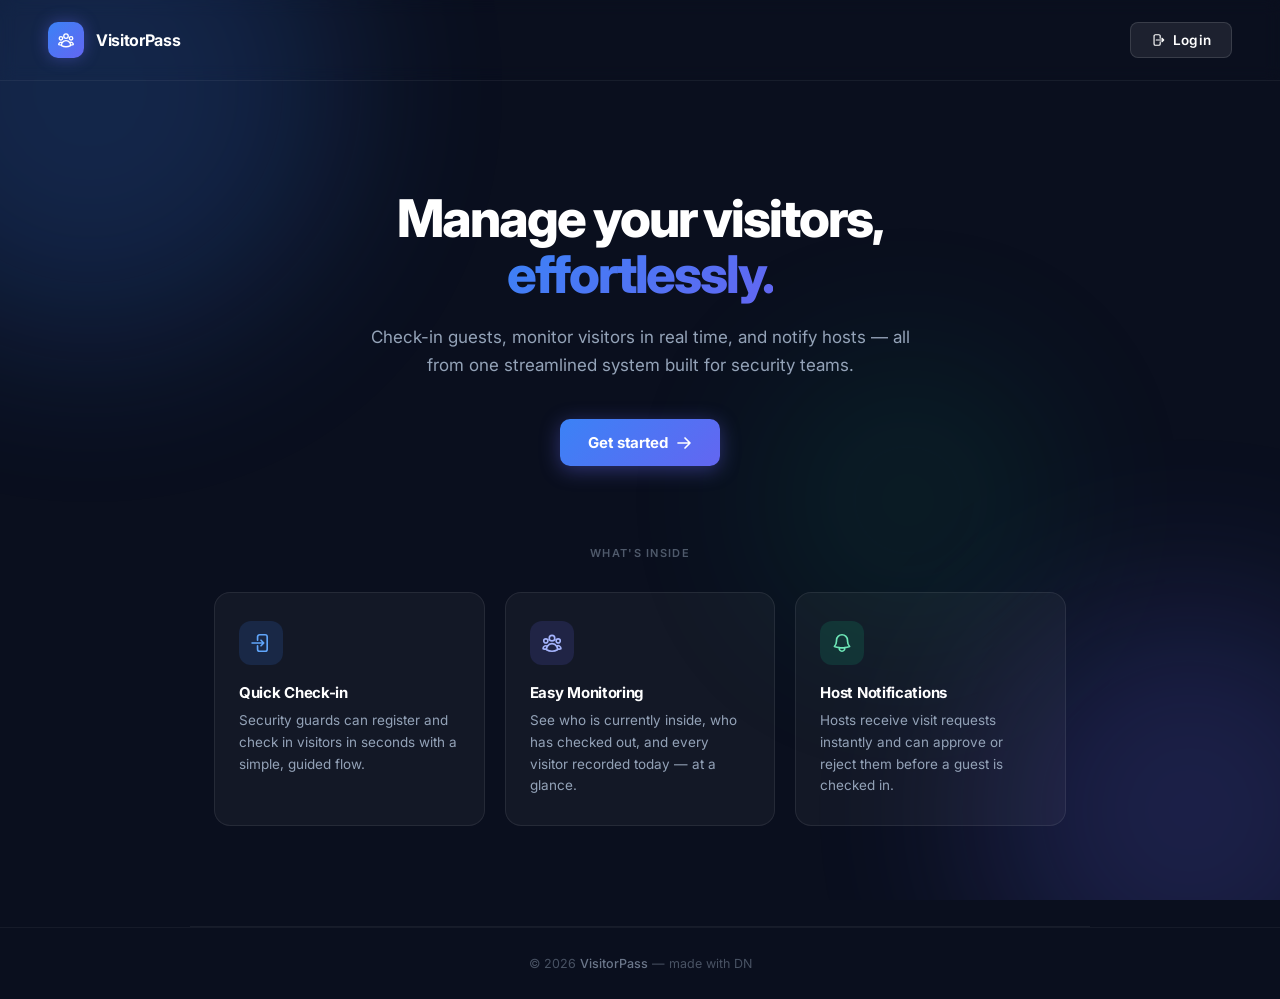
<file: src/main/resources/static/index.html>
<!DOCTYPE html>
<html lang="en">
<head>
  <meta charset="UTF-8">
  <meta name="viewport" content="width=device-width, initial-scale=1.0">
  <title>VisitorPass — Visitor Management System</title>
  <meta name="description" content="VisitorPass — Check-in guests, monitor visitors, and notify hosts from one simple system.">
  <link rel="preconnect" href="https://fonts.googleapis.com">
  <link href="https://fonts.googleapis.com/css2?family=Inter:wght@300;400;500;600;700;800&display=swap" rel="stylesheet">
  <style>
    *, *::before, *::after { box-sizing: border-box; margin: 0; padding: 0; }

    :root {
      --navy:      #0a0f1e;
      --navy-mid:  #111827;
      --navy-soft: #1f2937;
      --blue:      #3b82f6;
      --blue-dark: #1d4ed8;
      --blue-glow: rgba(59,130,246,0.15);
      --indigo:    #6366f1;
      --emerald:   #10b981;
      --amber:     #f59e0b;
      --slate-200: #e2e8f0;
      --slate-400: #94a3b8;
      --slate-500: #64748b;
      --white:     #ffffff;
      --transition: 0.18s ease;
    }

    html { font-size: 16px; }

    body {
      font-family: 'Inter', system-ui, sans-serif;
      background: var(--navy);
      color: var(--white);
      -webkit-font-smoothing: antialiased;
      min-height: 100vh;
      overflow-x: hidden;
    }

    /* ── Glow blobs (same as login page) ── */
    .bg-blobs {
      position: fixed;
      inset: 0;
      pointer-events: none;
      z-index: 0;
      overflow: hidden;
    }
    .blob {
      position: absolute;
      border-radius: 50%;
      filter: blur(90px);
      opacity: 0.2;
    }
    .blob-1 { width: 500px; height: 500px; background: var(--blue);   top: -160px; left: -160px; }
    .blob-2 { width: 420px; height: 420px; background: var(--indigo); bottom: -120px; right: -120px; }
    .blob-3 { width: 280px; height: 280px; background: var(--emerald); top: 40%; left: 60%; opacity: 0.1; }

    /* ── Nav ── */
    nav {
      position: relative;
      z-index: 10;
      display: flex;
      align-items: center;
      justify-content: space-between;
      padding: 22px 48px;
      border-bottom: 1px solid rgba(255,255,255,0.06);
      backdrop-filter: blur(8px);
    }

    .nav-brand {
      display: flex;
      align-items: center;
      gap: 12px;
    }

    .nav-brand-icon {
      width: 36px; height: 36px;
      background: linear-gradient(135deg, var(--blue), var(--indigo));
      border-radius: 10px;
      display: flex; align-items: center; justify-content: center;
      box-shadow: 0 0 16px rgba(99,102,241,0.4);
    }

    .nav-brand-icon svg { width: 18px; height: 18px; color: #fff; }

    .nav-brand-name {
      font-size: 16px;
      font-weight: 700;
      color: var(--white);
      letter-spacing: -0.02em;
    }

    .nav-login-btn {
      display: inline-flex;
      align-items: center;
      gap: 8px;
      background: rgba(255,255,255,0.08);
      color: var(--white);
      border: 1px solid rgba(255,255,255,0.12);
      padding: 9px 20px;
      border-radius: 8px;
      font-size: 13.5px;
      font-weight: 600;
      font-family: inherit;
      cursor: pointer;
      transition: background var(--transition), border-color var(--transition), box-shadow var(--transition);
      letter-spacing: -0.01em;
      text-decoration: none;
    }

    .nav-login-btn:hover {
      background: rgba(255,255,255,0.14);
      border-color: rgba(255,255,255,0.22);
      box-shadow: 0 4px 14px rgba(0,0,0,0.25);
    }

    /* ── Hero ── */
    .hero {
      position: relative;
      z-index: 1;
      max-width: 760px;
      margin: 0 auto;
      text-align: center;
      padding: 110px 24px 80px;
    }

    .hero-eyebrow {
      display: inline-flex;
      align-items: center;
      gap: 7px;
      background: var(--blue-glow);
      border: 1px solid rgba(59,130,246,0.25);
      color: #60a5fa;
      font-size: 11.5px;
      font-weight: 600;
      letter-spacing: 0.08em;
      text-transform: uppercase;
      padding: 5px 14px;
      border-radius: 99px;
      margin-bottom: 28px;
    }

    .hero-eyebrow-dot {
      width: 6px; height: 6px;
      border-radius: 50%;
      background: var(--blue);
      animation: pulse 2s infinite;
    }

    @keyframes pulse {
      0%, 100% { opacity: 1; transform: scale(1); }
      50%       { opacity: 0.6; transform: scale(0.85); }
    }

    .hero h1 {
      font-size: 52px;
      font-weight: 800;
      line-height: 1.08;
      letter-spacing: -0.04em;
      color: var(--white);
      margin-bottom: 20px;
    }

    .hero h1 span {
      background: linear-gradient(135deg, var(--blue) 0%, var(--indigo) 100%);
      -webkit-background-clip: text;
      -webkit-text-fill-color: transparent;
      background-clip: text;
    }

    .hero p {
      font-size: 17px;
      line-height: 1.65;
      color: var(--slate-400);
      margin-bottom: 40px;
      max-width: 540px;
      margin-left: auto;
      margin-right: auto;
    }

    .hero-actions {
      display: flex;
      align-items: center;
      justify-content: center;
      gap: 14px;
    }

    .btn-cta {
      display: inline-flex;
      align-items: center;
      gap: 8px;
      background: linear-gradient(135deg, var(--blue), var(--indigo));
      color: var(--white);
      border: none;
      padding: 14px 28px;
      border-radius: 10px;
      font-size: 15px;
      font-weight: 700;
      font-family: inherit;
      cursor: pointer;
      transition: box-shadow var(--transition), transform var(--transition);
      letter-spacing: -0.02em;
      box-shadow: 0 4px 20px rgba(99,102,241,0.4);
      text-decoration: none;
    }

    .btn-cta:hover {
      box-shadow: 0 8px 28px rgba(99,102,241,0.55);
      transform: translateY(-1px);
    }

    .btn-cta:active { transform: scale(0.98); }

    .btn-cta svg { width: 16px; height: 16px; }

    /* ── Features grid ── */
    .features-section {
      position: relative;
      z-index: 1;
      max-width: 900px;
      margin: 0 auto;
      padding: 0 24px 100px;
    }

    .features-label {
      text-align: center;
      font-size: 11px;
      font-weight: 600;
      letter-spacing: 0.12em;
      text-transform: uppercase;
      color: rgba(148,163,184,0.5);
      margin-bottom: 32px;
    }

    .features-grid {
      display: grid;
      grid-template-columns: repeat(3, 1fr);
      gap: 20px;
    }

    .feature-card {
      background: rgba(255,255,255,0.04);
      border: 1px solid rgba(255,255,255,0.08);
      border-radius: 16px;
      padding: 28px 24px;
      transition: background var(--transition), border-color var(--transition), transform var(--transition), box-shadow var(--transition);
    }

    .feature-card:hover {
      background: rgba(255,255,255,0.07);
      border-color: rgba(255,255,255,0.14);
      transform: translateY(-3px);
      box-shadow: 0 12px 32px rgba(0,0,0,0.25);
    }

    .feature-icon {
      width: 44px; height: 44px;
      border-radius: 12px;
      display: flex; align-items: center; justify-content: center;
      margin-bottom: 18px;
    }

    .feature-icon svg { width: 22px; height: 22px; }

    .feature-icon.blue   { background: rgba(59,130,246,0.15);  color: #60a5fa; }
    .feature-icon.indigo { background: rgba(99,102,241,0.15);  color: #a5b4fc; }
    .feature-icon.green  { background: rgba(16,185,129,0.15);  color: #6ee7b7; }

    .feature-card h3 {
      font-size: 15px;
      font-weight: 700;
      color: var(--white);
      letter-spacing: -0.02em;
      margin-bottom: 8px;
    }

    .feature-card p {
      font-size: 13.5px;
      line-height: 1.6;
      color: var(--slate-400);
    }

    /* ── Divider line ── */
    .divider {
      position: relative;
      z-index: 1;
      height: 1px;
      background: rgba(255,255,255,0.06);
      max-width: 900px;
      margin: 0 auto 0;
    }

    /* ── Footer ── */
    footer {
      position: relative;
      z-index: 1;
      text-align: center;
      padding: 28px 24px;
      font-size: 12.5px;
      color: rgba(148,163,184,0.45);
      border-top: 1px solid rgba(255,255,255,0.05);
    }

    footer span {
      color: rgba(148,163,184,0.7);
      font-weight: 500;
    }

    /* ── Responsive ── */
    @media (max-width: 720px) {
      nav { padding: 18px 24px; }
      .hero { padding: 80px 20px 60px; }
      .hero h1 { font-size: 36px; }
      .hero p { font-size: 15px; }
      .features-grid { grid-template-columns: 1fr; }
      .features-section { padding: 0 20px 72px; }
    }

    @media (max-width: 480px) {
      .hero h1 { font-size: 30px; }
      .hero-actions { flex-direction: column; }
      .btn-cta { width: 100%; justify-content: center; }
    }
  </style>
</head>
<body>

  <!-- Background glow blobs -->
  <div class="bg-blobs">
    <div class="blob blob-1"></div>
    <div class="blob blob-2"></div>
    <div class="blob blob-3"></div>
  </div>

  <!-- Navbar -->
  <nav>
    <div class="nav-brand">
      <div class="nav-brand-icon">
        <svg xmlns="http://www.w3.org/2000/svg" fill="none" viewBox="0 0 24 24" stroke-width="1.8" stroke="currentColor">
          <path stroke-linecap="round" stroke-linejoin="round" d="M18 18.72a9.094 9.094 0 003.741-.479 3 3 0 00-4.682-2.72m.94 3.198.001.031c0 .225-.012.447-.037.666A11.944 11.944 0 0112 21c-2.17 0-4.207-.576-5.963-1.584A6.062 6.062 0 016 18.719m12 0a5.971 5.971 0 00-.941-3.197m0 0A5.995 5.995 0 0012 12.75a5.995 5.995 0 00-5.058 2.772m0 0a3 3 0 00-4.681 2.72 8.986 8.986 0 003.74.477m.94-3.197a5.971 5.971 0 00-.94 3.197M15 6.75a3 3 0 11-6 0 3 3 0 016 0zm6 3a2.25 2.25 0 11-4.5 0 2.25 2.25 0 014.5 0zm-13.5 0a2.25 2.25 0 11-4.5 0 2.25 2.25 0 014.5 0z"/>
        </svg>
      </div>
      <span class="nav-brand-name">VisitorPass</span>
    </div>

    <a class="nav-login-btn" href="login.html">
      <svg xmlns="http://www.w3.org/2000/svg" fill="none" viewBox="0 0 24 24" stroke-width="2" stroke="currentColor" style="width:14px;height:14px;">
        <path stroke-linecap="round" stroke-linejoin="round" d="M15.75 9V5.25A2.25 2.25 0 0013.5 3h-6a2.25 2.25 0 00-2.25 2.25v13.5A2.25 2.25 0 007.5 21h6a2.25 2.25 0 002.25-2.25V15m3 0l3-3m0 0l-3-3m3 3H9"/>
      </svg>
      Log in
    </a>
  </nav>

  <!-- Hero -->
  <div class="hero">
    

    <h1>Manage your visitors,<br><span>effortlessly.</span></h1>

    <p>Check-in guests, monitor visitors in real time, and notify hosts — all from one streamlined system built for security teams.</p>

    <div class="hero-actions">
      <a class="btn-cta" href="login.html">
        Get started
        <svg xmlns="http://www.w3.org/2000/svg" fill="none" viewBox="0 0 24 24" stroke-width="2.5" stroke="currentColor">
          <path stroke-linecap="round" stroke-linejoin="round" d="M13.5 4.5L21 12m0 0l-7.5 7.5M21 12H3"/>
        </svg>
      </a>
    </div>
  </div>

  <!-- Features -->
  <div class="features-section">
    <p class="features-label">What's inside</p>
    <div class="features-grid">

      <div class="feature-card">
        <div class="feature-icon blue">
          <svg xmlns="http://www.w3.org/2000/svg" fill="none" viewBox="0 0 24 24" stroke-width="1.8" stroke="currentColor">
            <path stroke-linecap="round" stroke-linejoin="round" d="M8.25 9V5.25A2.25 2.25 0 0110.5 3h6a2.25 2.25 0 012.25 2.25v13.5A2.25 2.25 0 0116.5 21h-6a2.25 2.25 0 01-2.25-2.25V15M12 9l3 3m0 0l-3 3m3-3H2.25"/>
          </svg>
        </div>
        <h3>Quick Check-in</h3>
        <p>Security guards can register and check in visitors in seconds with a simple, guided flow.</p>
      </div>

      <div class="feature-card">
        <div class="feature-icon indigo">
          <svg xmlns="http://www.w3.org/2000/svg" fill="none" viewBox="0 0 24 24" stroke-width="1.8" stroke="currentColor">
            <path stroke-linecap="round" stroke-linejoin="round" d="M18 18.72a9.094 9.094 0 003.741-.479 3 3 0 00-4.682-2.72m.94 3.198.001.031c0 .225-.012.447-.037.666A11.944 11.944 0 0112 21c-2.17 0-4.207-.576-5.963-1.584A6.062 6.062 0 016 18.719m12 0a5.971 5.971 0 00-.941-3.197m0 0A5.995 5.995 0 0012 12.75a5.995 5.995 0 00-5.058 2.772m0 0a3 3 0 00-4.681 2.72 8.986 8.986 0 003.74.477m.94-3.197a5.971 5.971 0 00-.94 3.197M15 6.75a3 3 0 11-6 0 3 3 0 016 0zm6 3a2.25 2.25 0 11-4.5 0 2.25 2.25 0 014.5 0zm-13.5 0a2.25 2.25 0 11-4.5 0 2.25 2.25 0 014.5 0z"/>
          </svg>
        </div>
        <h3>Easy Monitoring</h3>
        <p>See who is currently inside, who has checked out, and every visitor recorded today — at a glance.</p>
      </div>

      <div class="feature-card">
        <div class="feature-icon green">
          <svg xmlns="http://www.w3.org/2000/svg" fill="none" viewBox="0 0 24 24" stroke-width="1.8" stroke="currentColor">
            <path stroke-linecap="round" stroke-linejoin="round" d="M14.857 17.082a23.848 23.848 0 005.454-1.31A8.967 8.967 0 0118 9.75v-.7V9A6 6 0 006 9v.75a8.967 8.967 0 01-2.312 6.022c1.733.64 3.56 1.085 5.455 1.31m5.714 0a24.255 24.255 0 01-5.714 0m5.714 0a3 3 0 11-5.714 0"/>
          </svg>
        </div>
        <h3>Host Notifications</h3>
        <p>Hosts receive visit requests instantly and can approve or reject them before a guest is checked in.</p>
      </div>

    </div>
  </div>

  <div class="divider"></div>

  <footer>
    &copy; 2026 <span>VisitorPass</span> &mdash; made with DN
  </footer>

</body>
</html>
</file>
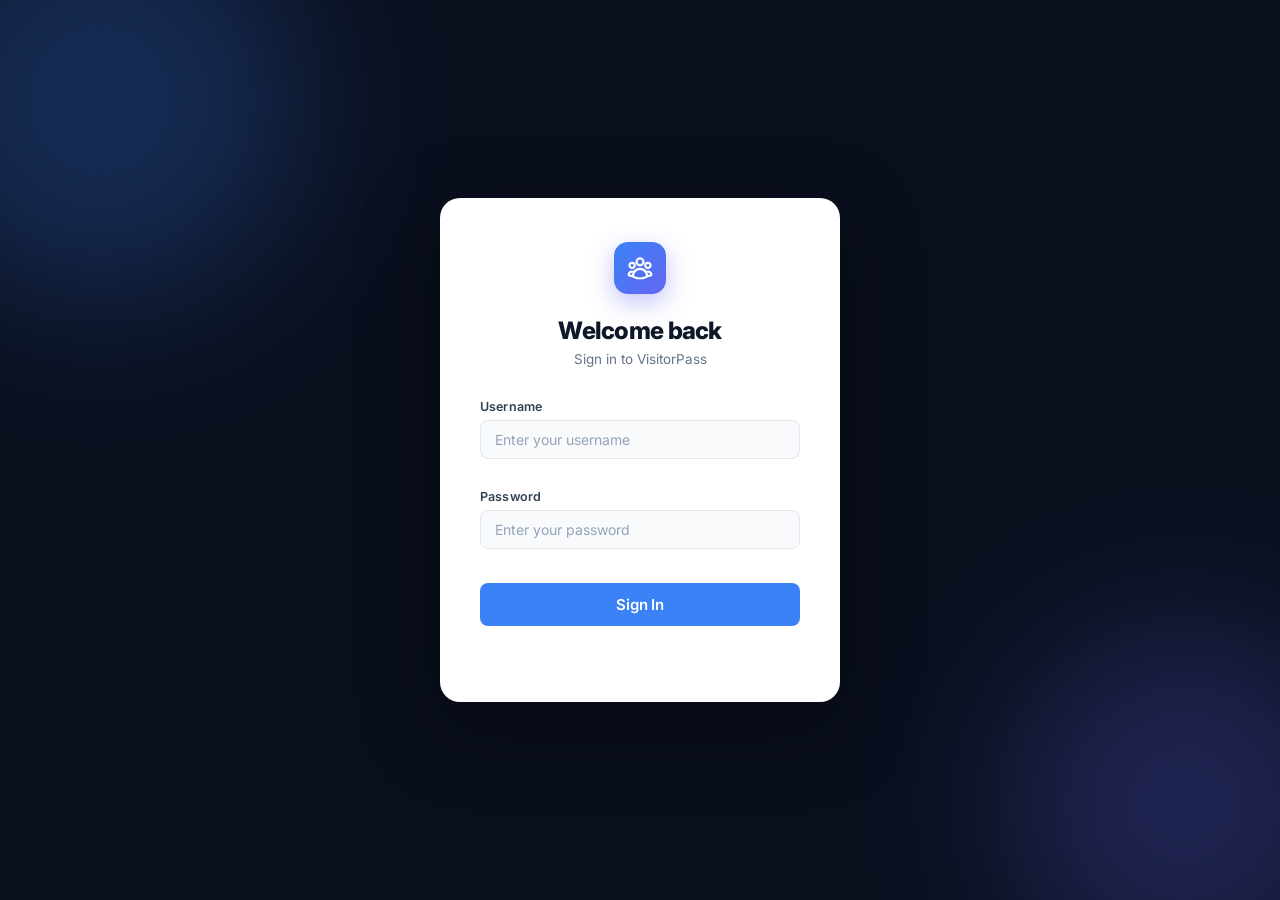
<file: src/main/resources/static/login.html>
<!DOCTYPE html>
<html lang="en">
<head>
  <meta charset="UTF-8">
  <meta name="viewport" content="width=device-width, initial-scale=1.0">
  <title>VisitorPass — Sign In</title>
  <link rel="preconnect" href="https://fonts.googleapis.com">
  <link href="https://fonts.googleapis.com/css2?family=Inter:wght@300;400;500;600;700;800&display=swap" rel="stylesheet">
  <link rel="stylesheet" href="assets/css/style.css">
</head>
<body>
  <div class="login-page">
    <div class="login-card">
      <div class="login-logo">
        <svg xmlns="http://www.w3.org/2000/svg" fill="none" viewBox="0 0 24 24" stroke-width="1.8" stroke="currentColor">
          <path stroke-linecap="round" stroke-linejoin="round" d="M18 18.72a9.094 9.094 0 003.741-.479 3 3 0 00-4.682-2.72m.94 3.198.001.031c0 .225-.012.447-.037.666A11.944 11.944 0 0112 21c-2.17 0-4.207-.576-5.963-1.584A6.062 6.062 0 016 18.719m12 0a5.971 5.971 0 00-.941-3.197m0 0A5.995 5.995 0 0012 12.75a5.995 5.995 0 00-5.058 2.772m0 0a3 3 0 00-4.681 2.72 8.986 8.986 0 003.74.477m.94-3.197a5.971 5.971 0 00-.94 3.197M15 6.75a3 3 0 11-6 0 3 3 0 016 0zm6 3a2.25 2.25 0 11-4.5 0 2.25 2.25 0 014.5 0zm-13.5 0a2.25 2.25 0 11-4.5 0 2.25 2.25 0 014.5 0z"/>
        </svg>
      </div>
      <h1 class="login-title">Welcome back</h1>
      <p class="login-sub">Sign in to VisitorPass</p>

      <div class="login-fields">
        <div class="form-group">
          <label class="form-label">Username</label>
          <input type="text" id="name" class="input" placeholder="Enter your username">
        </div>
        <div class="form-group">
          <label class="form-label">Password</label>
          <input type="password" id="password" class="input" placeholder="Enter your password">
        </div>
        <button onclick="login()" class="btn btn-primary" style="width:100%;padding:12px;font-size:15px;margin-top:4px;">
          Sign In
        </button>
        <p id="error" class="login-error"></p>
      </div>
    </div>
  </div>

  <script src="assets/js/api.js"></script>
  <script src="assets/js/auth.js"></script>
</body>
</html>
</file>
<file: src/main/resources/static/assets/css/style.css>
/* ── Reset & Base ───────────────────────────────────────────── */
*, *::before, *::after { box-sizing: border-box; margin: 0; padding: 0; }

@import url('https://fonts.googleapis.com/css2?family=Inter:wght@300;400;500;600;700;800&display=swap');

:root {
  --sidebar-w: 260px;
  --navy:      #0a0f1e;
  --navy-mid:  #111827;
  --navy-soft: #1f2937;
  --blue:      #3b82f6;
  --blue-dark: #1d4ed8;
  --blue-glow: rgba(59,130,246,0.15);
  --indigo:    #6366f1;
  --emerald:   #10b981;
  --amber:     #f59e0b;
  --rose:      #f43f5e;
  --slate-50:  #f8fafc;
  --slate-100: #f1f5f9;
  --slate-200: #e2e8f0;
  --slate-400: #94a3b8;
  --slate-500: #64748b;
  --slate-700: #334155;
  --slate-800: #1e293b;
  --slate-900: #0f172a;
  --text-main: #0f172a;
  --text-soft: #64748b;
  --white:     #ffffff;
  --radius-sm: 8px;
  --radius-md: 12px;
  --radius-lg: 16px;
  --shadow-sm: 0 1px 3px rgba(0,0,0,0.06), 0 1px 2px rgba(0,0,0,0.04);
  --shadow-md: 0 4px 16px rgba(0,0,0,0.08), 0 1px 4px rgba(0,0,0,0.04);
  --shadow-lg: 0 10px 40px rgba(0,0,0,0.12), 0 4px 12px rgba(0,0,0,0.06);
  --transition: 0.18s ease;
}

html { font-size: 16px; }

body {
  font-family: 'Inter', system-ui, sans-serif;
  background: var(--slate-100);
  color: var(--text-main);
  -webkit-font-smoothing: antialiased;
  min-height: 100vh;
}

/* ── Sidebar ─────────────────────────────────────────────────── */
.sidebar {
  position: fixed;
  left: 0; top: 0;
  width: var(--sidebar-w);
  height: 100vh;
  background: var(--navy);
  display: flex;
  flex-direction: column;
  z-index: 100;
  overflow: hidden;
}

/* Subtle vertical stripe accent — the signature element */
.sidebar::before {
  content: '';
  position: absolute;
  left: 0; top: 0;
  width: 3px; height: 100%;
  background: linear-gradient(180deg, var(--blue) 0%, var(--indigo) 60%, transparent 100%);
}

.sidebar-brand {
  display: flex;
  align-items: center;
  gap: 12px;
  padding: 28px 20px 22px 24px;
  border-bottom: 1px solid rgba(255,255,255,0.06);
}

.sidebar-brand-icon {
  width: 38px; height: 38px;
  background: linear-gradient(135deg, var(--blue), var(--indigo));
  border-radius: 10px;
  display: flex; align-items: center; justify-content: center;
  flex-shrink: 0;
  box-shadow: 0 0 16px rgba(99,102,241,0.35);
}

.sidebar-brand-icon svg { width: 20px; height: 20px; color: #fff; }

.sidebar-brand-text {
  font-size: 14px;
  font-weight: 700;
  color: #fff;
  letter-spacing: -0.01em;
  line-height: 1.2;
}

.sidebar-brand-sub {
  font-size: 10px;
  font-weight: 400;
  color: var(--slate-400);
  letter-spacing: 0.08em;
  text-transform: uppercase;
  margin-top: 1px;
}

.sidebar-nav {
  flex: 1;
  padding: 12px 12px;
  overflow-y: auto;
  scrollbar-width: none;
}
.sidebar-nav::-webkit-scrollbar { display: none; }

.sidebar-section-label {
  font-size: 10px;
  font-weight: 600;
  color: rgba(148,163,184,0.5);
  letter-spacing: 0.12em;
  text-transform: uppercase;
  padding: 14px 10px 5px;
  display: block;
}

.menu {
  display: flex;
  align-items: center;
  gap: 10px;
  padding: 10px 12px;
  border-radius: var(--radius-sm);
  color: var(--slate-400);
  font-size: 13.5px;
  font-weight: 500;
  text-decoration: none;
  transition: background var(--transition), color var(--transition);
  position: relative;
  margin-bottom: 2px;
}

.menu svg { width: 17px; height: 17px; flex-shrink: 0; transition: color var(--transition); }

.menu:hover {
  background: rgba(255,255,255,0.06);
  color: #fff;
}

.menu.active {
  background: var(--blue-glow);
  color: #60a5fa;
  font-weight: 600;
}

.menu.active::before {
  content: '';
  position: absolute;
  right: 0; top: 50%;
  transform: translateY(-50%);
  width: 3px; height: 60%;
  background: var(--blue);
  border-radius: 2px 0 0 2px;
}

.sidebar-footer {
  padding: 12px;
  border-top: 1px solid rgba(255,255,255,0.06);
}

.sidebar-logout-btn {
  display: flex;
  align-items: center;
  gap: 10px;
  width: 100%;
  padding: 10px 12px;
  border-radius: var(--radius-sm);
  background: transparent;
  color: #f87171;
  font-size: 13.5px;
  font-weight: 500;
  border: none;
  cursor: pointer;
  transition: background var(--transition), color var(--transition);
  font-family: inherit;
}

.sidebar-logout-btn svg { width: 17px; height: 17px; flex-shrink: 0; }
.sidebar-logout-btn:hover { background: rgba(244,63,94,0.1); color: #fca5a5; }

/* ── Navbar ──────────────────────────────────────────────────── */
.navbar {
  height: 64px;
  background: var(--white);
  border-bottom: 1px solid var(--slate-200);
  display: flex;
  align-items: center;
  justify-content: space-between;
  padding: 0 32px;
  position: sticky;
  top: 0;
  z-index: 50;
}

.navbar-title {
  font-size: 17px;
  font-weight: 700;
  color: var(--slate-900);
  letter-spacing: -0.02em;
}

.navbar-right {
  display: flex;
  align-items: center;
  gap: 14px;
}

.navbar-avatar {
  width: 36px; height: 36px;
  border-radius: 50%;
  background: linear-gradient(135deg, var(--blue), var(--indigo));
  display: flex; align-items: center; justify-content: center;
  color: #fff;
  font-size: 13px;
  font-weight: 700;
  letter-spacing: 0;
  box-shadow: 0 0 0 2px var(--slate-200);
  transition: box-shadow var(--transition);
}

.navbar-username {
  font-size: 13.5px;
  font-weight: 500;
  color: var(--slate-500);
}

.navbar-profile-link {
  display: flex;
  align-items: center;
  gap: 8px;
  text-decoration: none;
  border-radius: 99px;
  padding: 3px 6px 3px 10px;
  transition: background var(--transition);
}

.navbar-profile-link:hover {
  background: var(--slate-100);
}

.navbar-profile-link:hover .navbar-avatar {
  box-shadow: 0 0 0 3px var(--blue);
}

.navbar-badge {
  font-size: 10px;
  font-weight: 600;
  letter-spacing: 0.06em;
  text-transform: uppercase;
  padding: 3px 9px;
  border-radius: 99px;
  background: var(--blue-glow);
  color: var(--blue);
  border: 1px solid rgba(59,130,246,0.2);
}

/* ── Main layout wrapper ─────────────────────────────────────── */
.main-wrap { margin-left: var(--sidebar-w); }
.page-body { padding: 32px; }

/* ── Page header ─────────────────────────────────────────────── */
.page-header {
  margin-bottom: 28px;
}

.page-header h1 {
  font-size: 22px;
  font-weight: 800;
  color: var(--slate-900);
  letter-spacing: -0.03em;
  line-height: 1.2;
}

.page-header p {
  font-size: 13.5px;
  color: var(--slate-500);
  margin-top: 4px;
}

/* ── Stat cards ──────────────────────────────────────────────── */
.stats-grid {
  display: grid;
  grid-template-columns: repeat(4, 1fr);
  gap: 20px;
  margin-bottom: 32px;
}

.stat-card {
  background: var(--white);
  border-radius: var(--radius-lg);
  padding: 24px;
  box-shadow: var(--shadow-sm);
  border: 1px solid var(--slate-200);
  position: relative;
  overflow: hidden;
  transition: box-shadow var(--transition), transform var(--transition);
}

.stat-card:hover {
  box-shadow: var(--shadow-md);
  transform: translateY(-1px);
}

.stat-card-icon {
  width: 44px; height: 44px;
  border-radius: 12px;
  display: flex; align-items: center; justify-content: center;
  margin-bottom: 16px;
}

.stat-card-icon svg { width: 22px; height: 22px; }

.stat-card-icon.blue   { background: rgba(59,130,246,0.1);  color: var(--blue); }
.stat-card-icon.amber  { background: rgba(245,158,11,0.1);  color: var(--amber); }
.stat-card-icon.green  { background: rgba(16,185,129,0.1);  color: var(--emerald); }
.stat-card-icon.indigo { background: rgba(99,102,241,0.1);  color: var(--indigo); }

.stat-card-label {
  font-size: 12px;
  font-weight: 600;
  text-transform: uppercase;
  letter-spacing: 0.07em;
  color: var(--slate-500);
  margin-bottom: 6px;
}

.stat-card-value {
  font-size: 34px;
  font-weight: 800;
  color: var(--slate-900);
  letter-spacing: -0.04em;
  line-height: 1;
}

.stat-card-accent {
  position: absolute;
  bottom: 0; right: 0;
  width: 80px; height: 80px;
  border-radius: 50%;
  opacity: 0.04;
  transform: translate(20px, 20px);
}

.stat-card:nth-child(1) .stat-card-accent { background: var(--blue);    }
.stat-card:nth-child(2) .stat-card-accent { background: var(--amber);   }
.stat-card:nth-child(3) .stat-card-accent { background: var(--emerald); }
.stat-card:nth-child(4) .stat-card-accent { background: var(--indigo);  }

/* ── Cards ───────────────────────────────────────────────────── */
.card {
  background: var(--white);
  border-radius: var(--radius-lg);
  padding: 28px;
  box-shadow: var(--shadow-sm);
  border: 1px solid var(--slate-200);
}

.card-title {
  font-size: 15px;
  font-weight: 700;
  color: var(--slate-900);
  letter-spacing: -0.01em;
  margin-bottom: 20px;
}

/* ── Form elements ───────────────────────────────────────────── */
.form-group {
  margin-bottom: 16px;
}

.form-label {
  display: block;
  font-size: 12.5px;
  font-weight: 600;
  color: var(--slate-700);
  margin-bottom: 6px;
  letter-spacing: 0.01em;
}

.input {
  display: block;
  width: 100%;
  border: 1.5px solid var(--slate-200);
  border-radius: var(--radius-sm);
  padding: 10px 14px;
  font-size: 14px;
  font-family: inherit;
  color: var(--text-main);
  background: var(--slate-50);
  outline: none;
  transition: border-color var(--transition), box-shadow var(--transition), background var(--transition);
}

.input:focus {
  border-color: var(--blue);
  box-shadow: 0 0 0 3px rgba(59,130,246,0.12);
  background: var(--white);
}

.input::placeholder { color: var(--slate-400); }

textarea.input { resize: vertical; min-height: 90px; }
select.input { cursor: pointer; }

/* ── Buttons ─────────────────────────────────────────────────── */
.btn {
  display: inline-flex;
  align-items: center;
  justify-content: center;
  gap: 7px;
  padding: 10px 20px;
  border-radius: var(--radius-sm);
  font-size: 13.5px;
  font-weight: 600;
  font-family: inherit;
  border: none;
  cursor: pointer;
  transition: background var(--transition), box-shadow var(--transition), transform var(--transition);
  text-decoration: none;
  white-space: nowrap;
  letter-spacing: -0.01em;
}

.btn:active { transform: scale(0.98); }

.btn-primary {
  background: var(--blue);
  color: #fff;
}
.btn-primary:hover { background: var(--blue-dark); box-shadow: 0 4px 14px rgba(37,99,235,0.3); }

.btn-success {
  background: var(--emerald);
  color: #fff;
}
.btn-success:hover { background: #059669; box-shadow: 0 4px 14px rgba(16,185,129,0.3); }

.btn-danger {
  background: var(--rose);
  color: #fff;
}
.btn-danger:hover { background: #e11d48; box-shadow: 0 4px 14px rgba(244,63,94,0.25); }

.btn-ghost {
  background: var(--slate-100);
  color: var(--slate-700);
  border: 1.5px solid var(--slate-200);
}
.btn-ghost:hover { background: var(--slate-200); }

.btn svg { width: 15px; height: 15px; }

/* ── Badges ──────────────────────────────────────────────────── */
.badge {
  display: inline-flex;
  align-items: center;
  gap: 5px;
  padding: 4px 10px;
  border-radius: 99px;
  font-size: 11px;
  font-weight: 600;
  letter-spacing: 0.04em;
  text-transform: uppercase;
}

.badge::before {
  content: '';
  width: 6px; height: 6px;
  border-radius: 50%;
  background: currentColor;
  flex-shrink: 0;
}

.badge-pending   { background: #fef3c7; color: #b45309; }
.badge-approved  { background: #d1fae5; color: #065f46; }
.badge-checked-in  { background: #dbeafe; color: #1e40af; }
.badge-checked-out { background: #f3f4f6; color: #374151; }
.badge-rejected  { background: #fee2e2; color: #991b1b; }

/* ── Visitor cards (list pages) ──────────────────────────────── */
.visitor-item {
  background: var(--white);
  border-radius: var(--radius-md);
  padding: 20px 24px;
  border: 1px solid var(--slate-200);
  box-shadow: var(--shadow-sm);
  display: flex;
  align-items: center;
  gap: 20px;
  transition: box-shadow var(--transition), border-color var(--transition);
}

.visitor-item:hover {
  box-shadow: var(--shadow-md);
  border-color: var(--slate-300);
}

.visitor-avatar {
  width: 46px; height: 46px;
  border-radius: 50%;
  background: linear-gradient(135deg, var(--blue), var(--indigo));
  display: flex; align-items: center; justify-content: center;
  color: #fff;
  font-size: 16px;
  font-weight: 700;
  flex-shrink: 0;
}

.visitor-info { flex: 1; min-width: 0; }

.visitor-name {
  font-size: 15px;
  font-weight: 700;
  color: var(--slate-900);
  letter-spacing: -0.01em;
  margin-bottom: 3px;
}

.visitor-meta {
  font-size: 12.5px;
  color: var(--slate-500);
  display: flex;
  align-items: center;
  gap: 10px;
  flex-wrap: wrap;
}

.visitor-meta-dot {
  width: 3px; height: 3px;
  border-radius: 50%;
  background: var(--slate-300);
}

.visitor-actions {
  display: flex;
  align-items: center;
  gap: 8px;
  flex-shrink: 0;
}

/* ── User / Department row ───────────────────────────────────── */
.list-item {
  background: var(--white);
  border-radius: var(--radius-md);
  padding: 18px 24px;
  border: 1px solid var(--slate-200);
  box-shadow: var(--shadow-sm);
  display: flex;
  align-items: center;
  gap: 16px;
  transition: box-shadow var(--transition);
}

.list-item:hover { box-shadow: var(--shadow-md); }

.list-item-icon {
  width: 40px; height: 40px;
  border-radius: 10px;
  display: flex; align-items: center; justify-content: center;
  flex-shrink: 0;
  font-size: 15px;
  font-weight: 700;
  color: var(--white);
}

.list-item-icon.blue   { background: linear-gradient(135deg,#3b82f6,#6366f1); }
.list-item-icon.green  { background: linear-gradient(135deg,#10b981,#14b8a6); }
.list-item-icon.amber  { background: linear-gradient(135deg,#f59e0b,#f97316); }

.list-item-body { flex: 1; min-width: 0; }
.list-item-title { font-size: 14px; font-weight: 700; color: var(--slate-900); margin-bottom: 2px; }
.list-item-sub   { font-size: 12.5px; color: var(--slate-500); }

/* ── Empty state ─────────────────────────────────────────────── */
.empty-state {
  text-align: center;
  padding: 64px 24px;
  color: var(--slate-400);
}

.empty-state-icon {
  width: 64px; height: 64px;
  margin: 0 auto 16px;
  background: var(--slate-100);
  border-radius: 50%;
  display: flex; align-items: center; justify-content: center;
}

.empty-state-icon svg { width: 28px; height: 28px; color: var(--slate-400); }
.empty-state h3 { font-size: 15px; font-weight: 600; color: var(--slate-600); margin-bottom: 6px; }
.empty-state p  { font-size: 13px; color: var(--slate-400); }

/* ── Toast notification ──────────────────────────────────────── */
.toast-container {
  position: fixed;
  bottom: 24px; right: 24px;
  z-index: 9999;
  display: flex;
  flex-direction: column;
  gap: 10px;
  pointer-events: none;
}

.toast {
  display: flex;
  align-items: center;
  gap: 12px;
  padding: 14px 18px;
  background: var(--slate-900);
  color: #fff;
  border-radius: var(--radius-md);
  box-shadow: var(--shadow-lg);
  font-size: 13.5px;
  font-weight: 500;
  min-width: 280px;
  pointer-events: auto;
  animation: toastIn 0.3s ease;
}

.toast-icon { width: 20px; height: 20px; flex-shrink: 0; }
.toast.success .toast-icon { color: var(--emerald); }
.toast.error   .toast-icon { color: var(--rose); }

@keyframes toastIn {
  from { opacity: 0; transform: translateY(12px) scale(0.96); }
  to   { opacity: 1; transform: translateY(0) scale(1); }
}

/* ── Section divider ─────────────────────────────────────────── */
.section-header {
  display: flex;
  align-items: center;
  justify-content: space-between;
  margin-bottom: 16px;
}

.section-title {
  font-size: 13.5px;
  font-weight: 700;
  color: var(--slate-700);
  text-transform: uppercase;
  letter-spacing: 0.06em;
}

.section-count {
  font-size: 12px;
  font-weight: 600;
  color: var(--slate-400);
  background: var(--slate-100);
  padding: 2px 10px;
  border-radius: 99px;
}

/* ── Login ───────────────────────────────────────────────────── */
.login-page {
  min-height: 100vh;
  display: flex;
  align-items: center;
  justify-content: center;
  background: var(--navy);
  position: relative;
  overflow: hidden;
}

/* Decorative glow blobs */
.login-page::before,
.login-page::after {
  content: '';
  position: absolute;
  border-radius: 50%;
  filter: blur(80px);
  opacity: 0.25;
}

.login-page::before {
  width: 400px; height: 400px;
  background: var(--blue);
  top: -100px; left: -100px;
}

.login-page::after {
  width: 350px; height: 350px;
  background: var(--indigo);
  bottom: -80px; right: -80px;
}

.login-card {
  position: relative;
  z-index: 1;
  background: var(--white);
  border-radius: 20px;
  box-shadow: 0 24px 80px rgba(0,0,0,0.4);
  padding: 44px 40px;
  width: 400px;
}

.login-logo {
  width: 52px; height: 52px;
  background: linear-gradient(135deg, var(--blue), var(--indigo));
  border-radius: 14px;
  margin: 0 auto 22px;
  display: flex; align-items: center; justify-content: center;
  box-shadow: 0 8px 24px rgba(99,102,241,0.4);
}

.login-logo svg { width: 28px; height: 28px; color: #fff; }

.login-title {
  font-size: 24px;
  font-weight: 800;
  text-align: center;
  color: var(--slate-900);
  letter-spacing: -0.03em;
  margin-bottom: 6px;
}

.login-sub {
  font-size: 13.5px;
  color: var(--slate-500);
  text-align: center;
  margin-bottom: 32px;
}

.login-fields { display: flex; flex-direction: column; gap: 14px; }

.login-error {
  font-size: 13px;
  color: var(--rose);
  text-align: center;
  min-height: 18px;
}

/* ── Scrollbar ───────────────────────────────────────────────── */
::-webkit-scrollbar { width: 5px; }
::-webkit-scrollbar-track { background: transparent; }
::-webkit-scrollbar-thumb { background: var(--slate-200); border-radius: 99px; }

/* ── Utility ─────────────────────────────────────────────────── */
.mt-4 { margin-top: 16px; }
.mt-6 { margin-top: 24px; }
.space-y > * + * { margin-top: 12px; }
.two-col { display: grid; grid-template-columns: 380px 1fr; gap: 28px; align-items: start; }

/* ── Tables ──────────────────────────────────────────────────── */
.table-wrapper {
  background: var(--white);
  border-radius: var(--radius-lg);
  border: 1px solid var(--slate-200);
  box-shadow: var(--shadow-sm);
  overflow-x: auto;
}

.table {
  width: 100%;
  border-collapse: collapse;
  text-align: left;
}

.table th {
  padding: 14px 20px;
  font-size: 11.5px;
  font-weight: 600;
  color: var(--slate-500);
  text-transform: uppercase;
  letter-spacing: 0.06em;
  background: var(--slate-50);
  border-bottom: 1px solid var(--slate-200);
}

.table td {
  padding: 16px 20px;
  font-size: 13.5px;
  color: var(--slate-700);
  border-bottom: 1px solid var(--slate-100);
  vertical-align: middle;
}

.table tr:last-child td {
  border-bottom: none;
}

.table tbody tr {
  transition: background var(--transition);
}

.table tbody tr:hover {
  background: var(--slate-50);
}

.table .actions-cell {
  display: flex;
  align-items: center;
  gap: 8px;
  justify-content: flex-end;
}

.table .user-cell {
  display: flex;
  align-items: center;
  gap: 12px;
}

.table-icon {
  width: 36px; height: 36px;
  border-radius: 10px;
  display: flex; align-items: center; justify-content: center;
  flex-shrink: 0;
  font-size: 14px;
  font-weight: 700;
  color: var(--white);
}

.table-icon.blue   { background: linear-gradient(135deg,#3b82f6,#6366f1); }
.table-icon.green  { background: linear-gradient(135deg,#10b981,#14b8a6); }
.table-icon.amber  { background: linear-gradient(135deg,#f59e0b,#f97316); }
.table-icon.red    { background: linear-gradient(135deg,#f43f5e,#e11d48); }
.table-icon.indigo { background: linear-gradient(135deg,#6366f1,#4f46e5); }

.table .primary-text {
  font-weight: 600;
  color: var(--slate-900);
  margin-bottom: 2px;
}

.table .secondary-text {
  font-size: 12px;
  color: var(--slate-500);
}

@media (max-width: 900px) {
  .two-col { grid-template-columns: 1fr; }
  .stats-grid { grid-template-columns: repeat(2,1fr); }
}

/* ── Modals & FAB ────────────────────────────────────────────── */
.modal-overlay {
  position: fixed;
  top: 0; left: 0; right: 0; bottom: 0;
  background: rgba(15, 23, 42, 0.5);
  backdrop-filter: blur(4px);
  z-index: 100;
  display: flex;
  align-items: center;
  justify-content: center;
  opacity: 0;
  pointer-events: none;
  transition: opacity var(--transition);
}

.modal-overlay.active {
  opacity: 1;
  pointer-events: auto;
}

.modal-content {
  background: var(--white);
  border-radius: var(--radius-lg);
  box-shadow: var(--shadow-lg);
  width: 100%;
  max-width: 460px;
  transform: translateY(20px) scale(0.95);
  transition: transform 0.3s cubic-bezier(0.34, 1.56, 0.64, 1);
  display: flex;
  flex-direction: column;
}

.modal-overlay.active .modal-content {
  transform: translateY(0) scale(1);
}

.modal-header {
  padding: 20px 24px;
  border-bottom: 1px solid var(--slate-100);
  display: flex;
  align-items: center;
  justify-content: space-between;
}

.modal-title {
  font-size: 16px;
  font-weight: 700;
  color: var(--slate-900);
}

.modal-close {
  background: none; border: none;
  color: var(--slate-400);
  cursor: pointer;
  padding: 6px;
  border-radius: var(--radius-sm);
  transition: background var(--transition), color var(--transition);
  display: flex; align-items: center; justify-content: center;
}

.modal-close:hover {
  background: var(--slate-100);
  color: var(--slate-900);
}

.modal-close svg {
  width: 20px;
  height: 20px;
}

.modal-body {
  padding: 24px;
  overflow-y: auto;
}

/* Floating Action Button */
.fab {
  position: fixed;
  bottom: 40px;
  right: 40px;
  width: 56px;
  height: 56px;
  border-radius: 50%;
  background: var(--blue);
  color: var(--white);
  border: none;
  cursor: pointer;
  box-shadow: 0 4px 14px rgba(59, 130, 246, 0.4);
  display: flex;
  align-items: center;
  justify-content: center;
  transition: transform 0.2s cubic-bezier(0.34, 1.56, 0.64, 1), box-shadow 0.2s ease;
  z-index: 90;
}

.fab:hover {
  transform: scale(1.08) translateY(-2px);
  box-shadow: 0 8px 24px rgba(59, 130, 246, 0.5);
}

.fab svg {
  width: 24px; height: 24px;
}

/* ── Table Controls (Search & Pagination) ────────────────────── */
.table-controls {
  display: flex;
  align-items: center;
  justify-content: space-between;
  margin-bottom: 16px;
  gap: 16px;
  flex-wrap: wrap;
}

.search-bar {
  position: relative;
  max-width: 300px;
  width: 100%;
}

.search-bar svg {
  position: absolute;
  left: 12px;
  top: 50%;
  transform: translateY(-50%);
  width: 16px;
  height: 16px;
  color: var(--slate-400);
}

.search-bar input {
  width: 100%;
  padding: 10px 16px 10px 36px;
  border-radius: var(--radius-md);
  border: 1px solid var(--slate-200);
  background: var(--white);
  font-size: 13.5px;
  color: var(--slate-900);
  transition: border-color var(--transition), box-shadow var(--transition);
}

.search-bar input:focus {
  outline: none;
  border-color: var(--blue);
  box-shadow: 0 0 0 3px rgba(59,130,246,0.15);
}

.pagination {
  display: flex;
  align-items: center;
  gap: 8px;
  padding: 12px 20px;
  background: var(--white);
  border-top: 1px solid var(--slate-200);
  justify-content: space-between;
  border-radius: 0 0 var(--radius-lg) var(--radius-lg);
}

.page-info {
  font-size: 12.5px;
  color: var(--slate-500);
}

.page-buttons {
  display: flex;
  gap: 6px;
}

.page-btn {
  background: var(--white);
  border: 1px solid var(--slate-200);
  border-radius: var(--radius-sm);
  padding: 6px 10px;
  font-size: 12.5px;
  color: var(--slate-700);
  cursor: pointer;
  transition: background var(--transition), color var(--transition);
}

.page-btn:hover:not(:disabled) {
  background: var(--slate-50);
  color: var(--slate-900);
}

.page-btn:disabled {
  opacity: 0.5;
  cursor: not-allowed;
}
</file>
